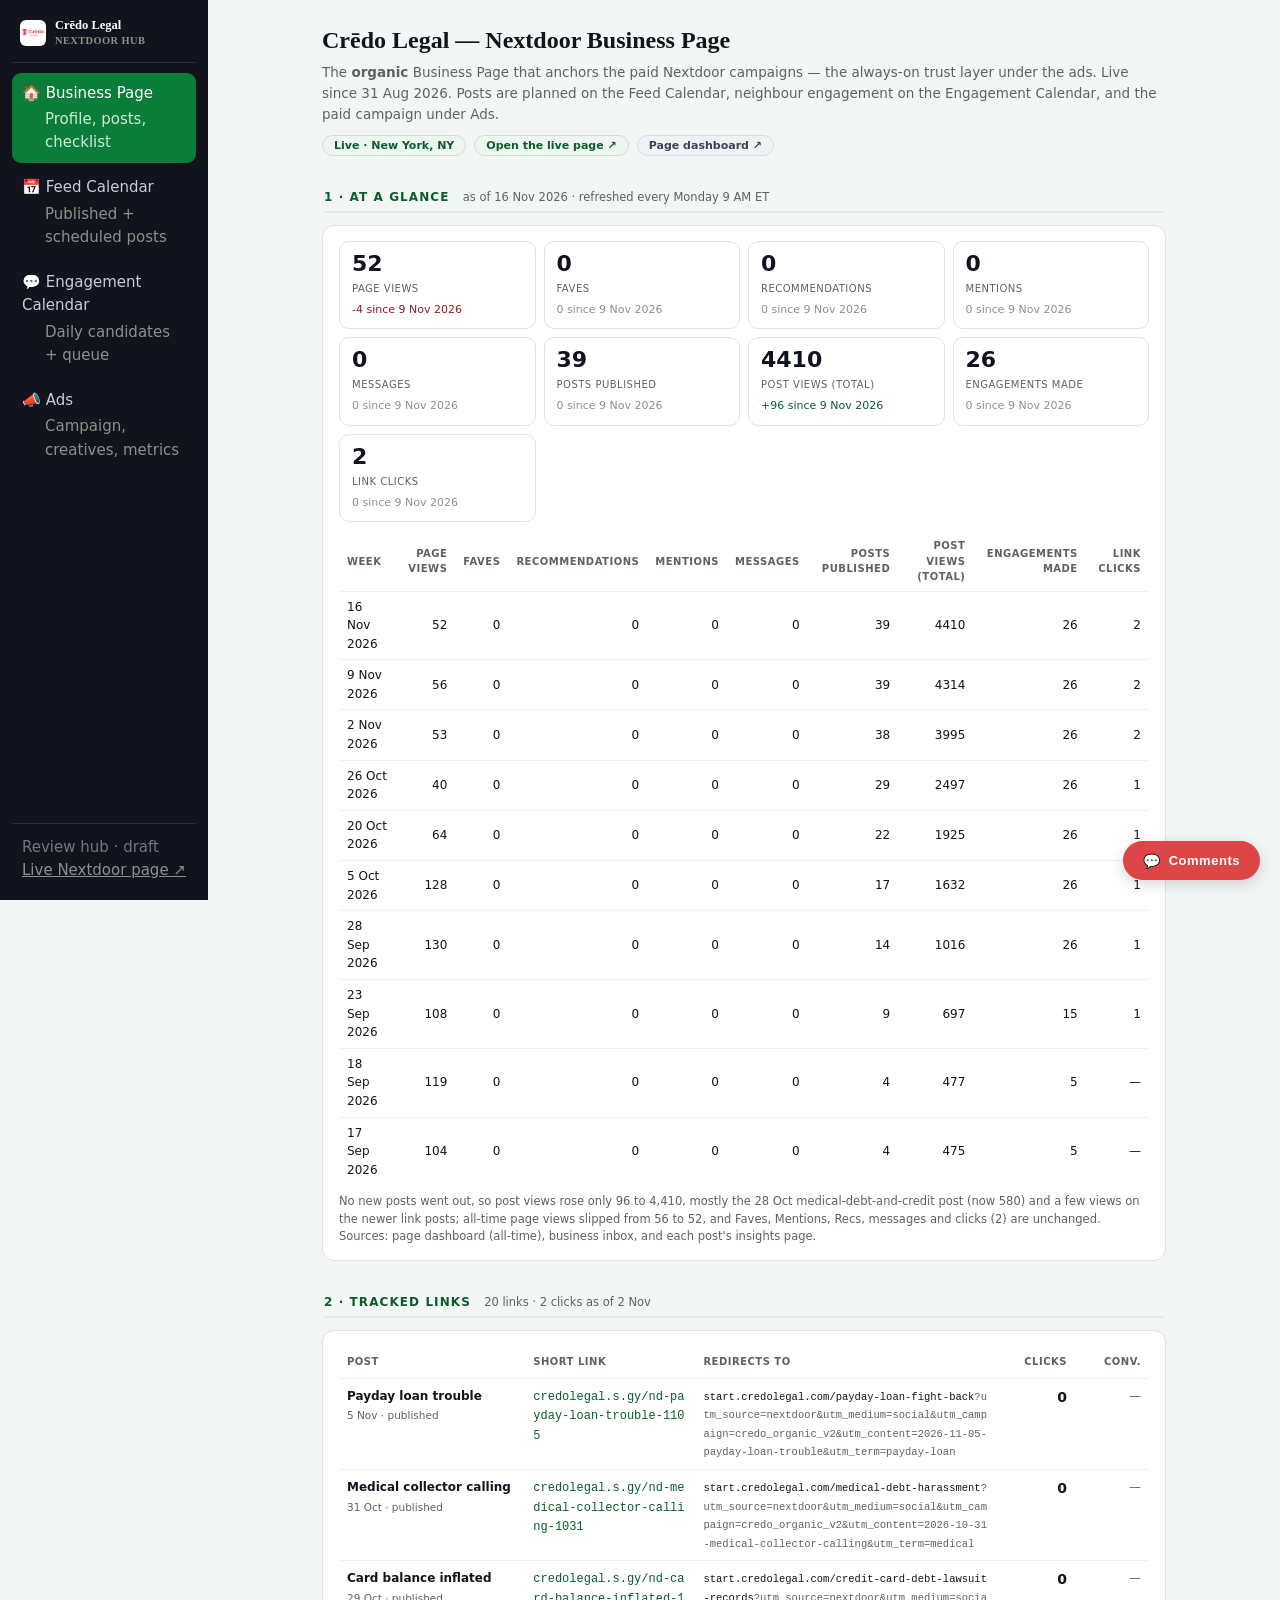
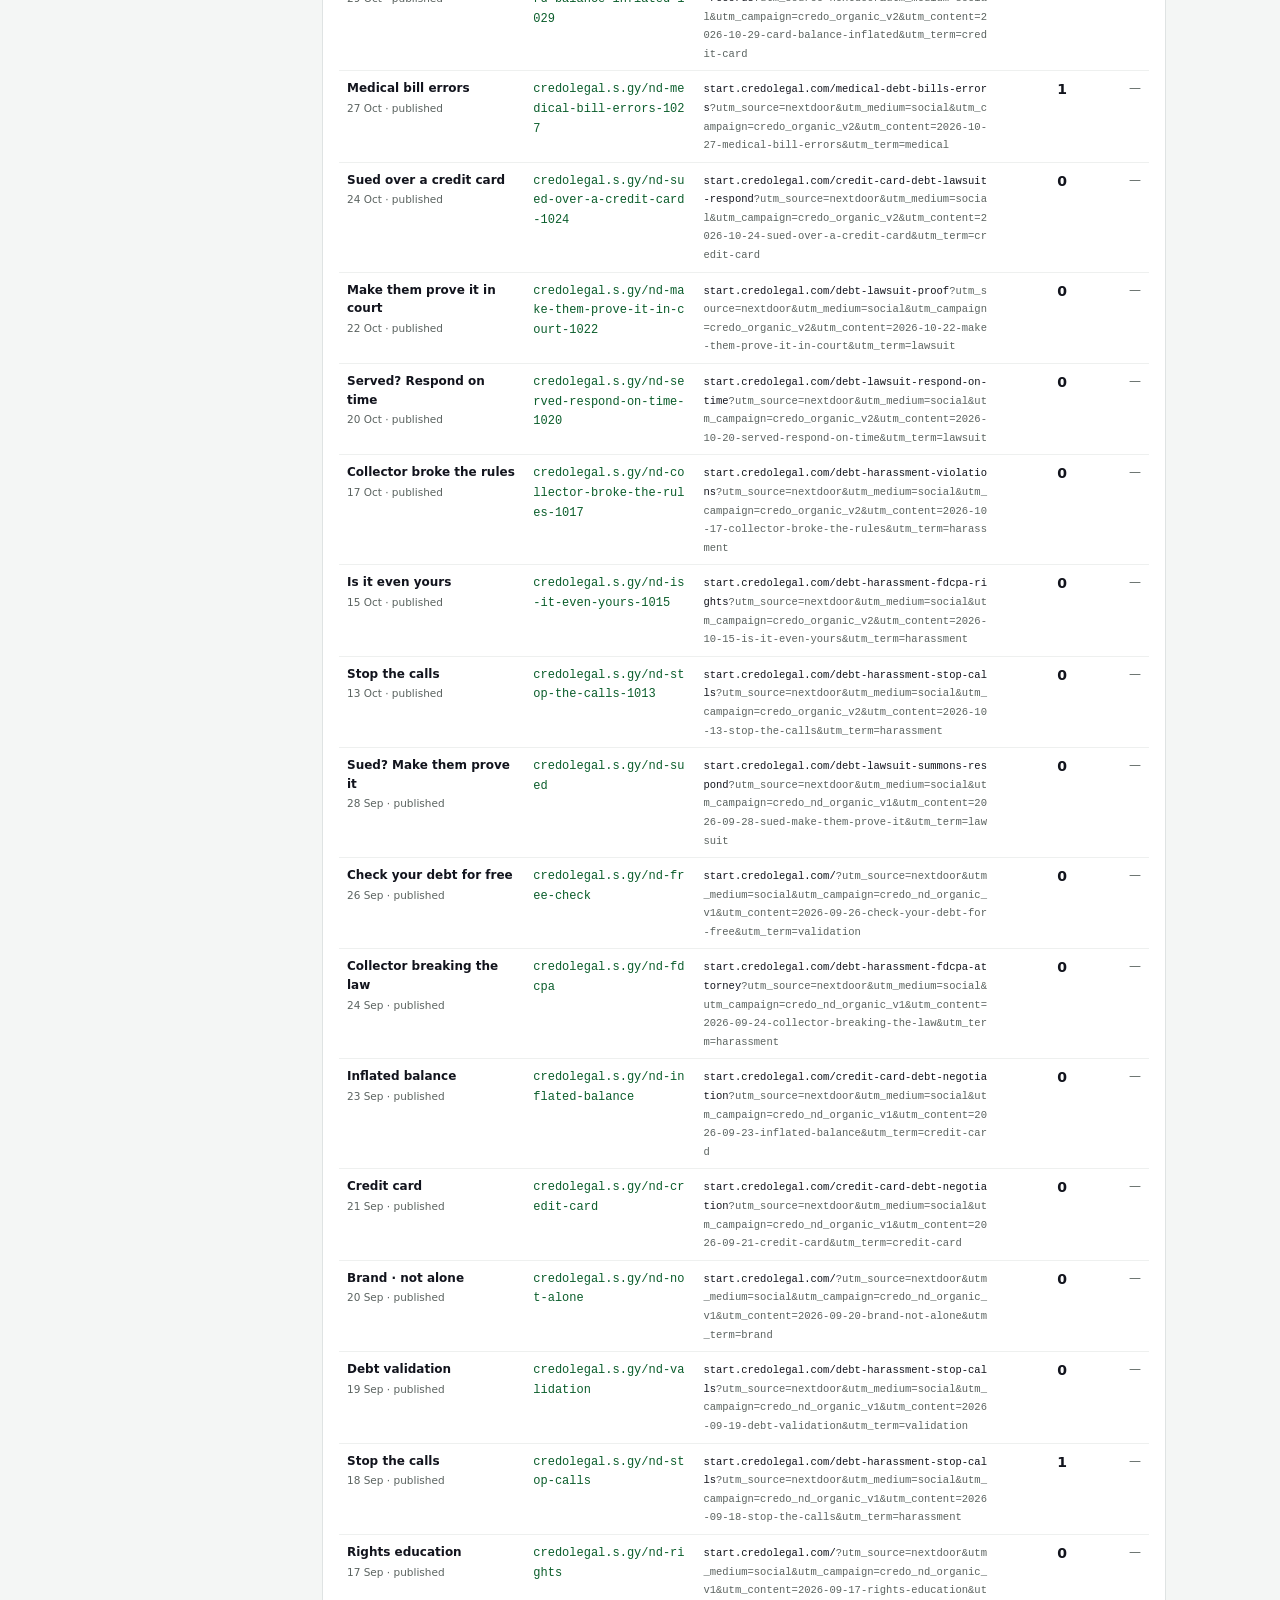
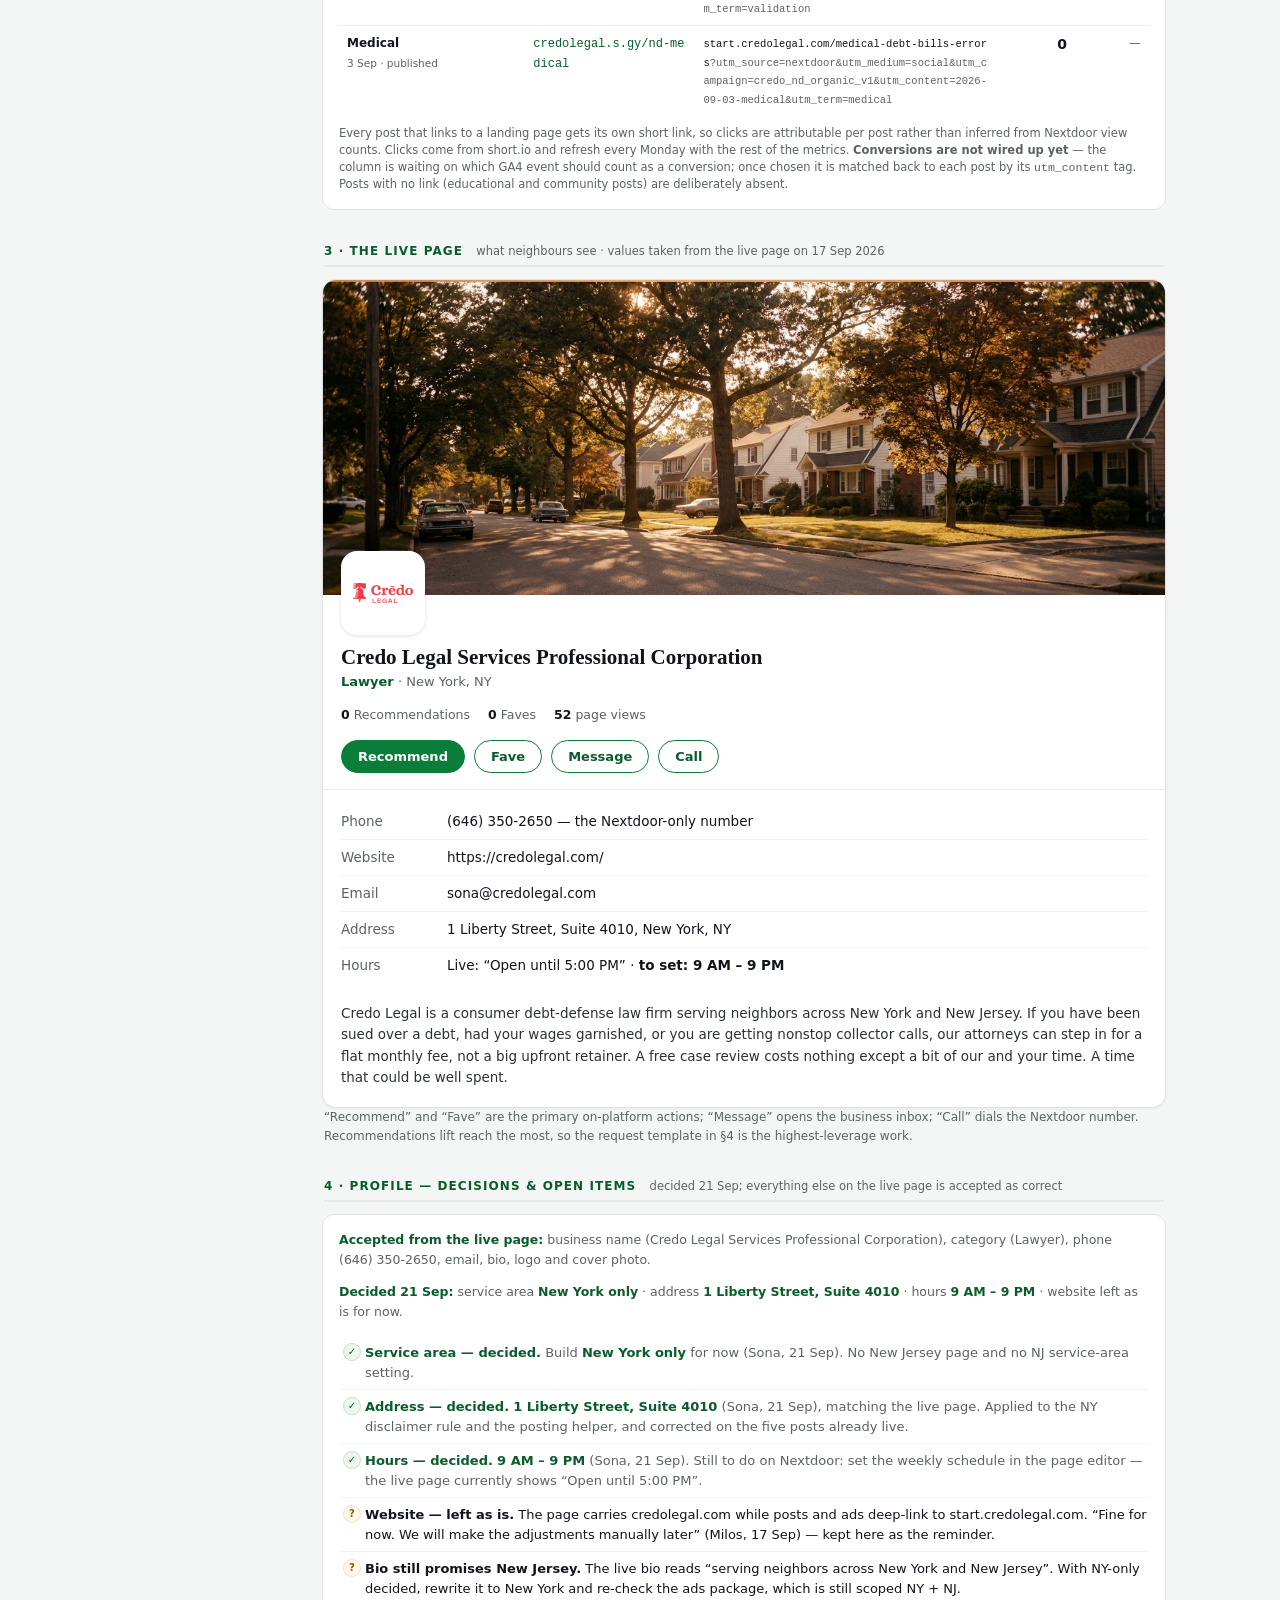
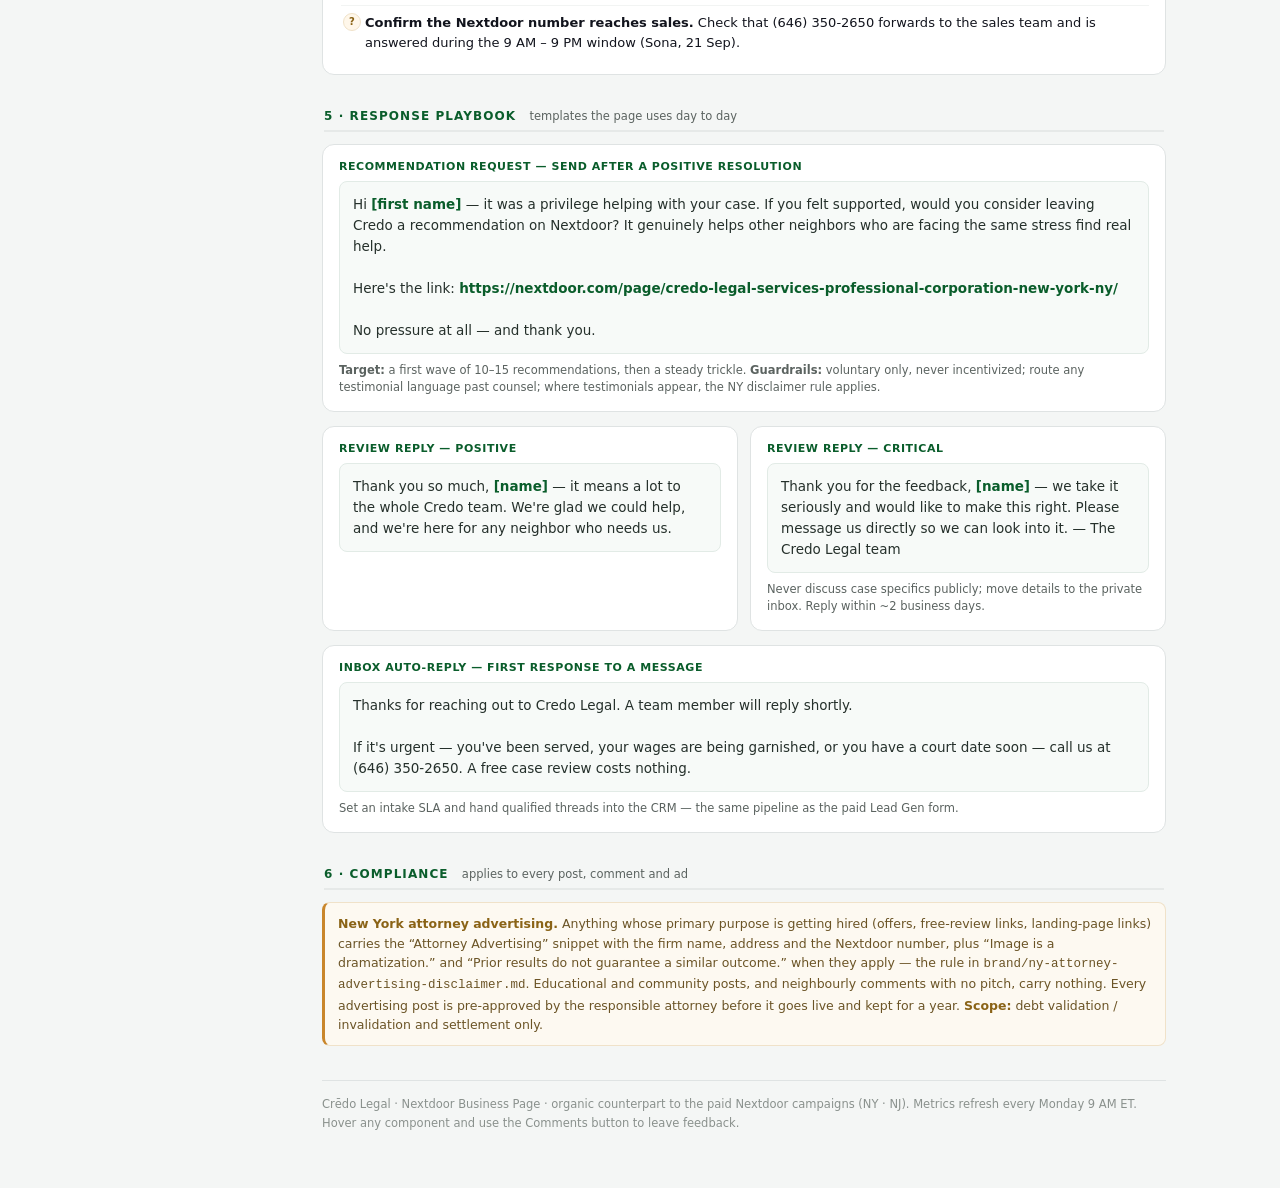
<file: index.html>
<!doctype html><html lang="en"><head><meta charset="utf-8">
<meta name="viewport" content="width=device-width,initial-scale=1">
<meta name="robots" content="noindex">
<title>Crēdo Legal — Nextdoor Business Page</title>
<style>
 :root{--green:#0a7d3a;--green2:#0a5d2b;--ink:#12141d;--sec:#5b6360;--line:#dfe3e3;--bg:#f4f6f5;--card:#fff;--soft:#eef6ef;--amber:#c9862b;--red:#8e1b22;
   --body:system-ui,-apple-system,"Segoe UI",Roboto,Arial,sans-serif;--disp:Georgia,"Times New Roman",serif;}
 *{box-sizing:border-box}
 body{margin:0;background:var(--bg);color:var(--ink);font:15px/1.55 var(--body)}
 .page{max-width:880px;margin:0 auto;padding:26px 18px 60px}
 header.hd h1{font:700 24px/1.2 var(--disp);margin:0}
 header.hd p{color:var(--sec);font-size:13.5px;margin:7px 0 0;line-height:1.55}
 .pills{display:flex;gap:8px;flex-wrap:wrap;margin-top:10px}
 .tag{display:inline-block;font:600 11px var(--body);background:var(--soft);color:var(--green2);border:1px solid #c7e2cd;border-radius:20px;padding:3px 11px;text-decoration:none}
 .tag.amber{background:#fff7ea;color:#8a6316;border-color:#f0e2c9}
 .tag.grey{background:#f1f2f6;color:#3b4256;border-color:#d9dce6}
 a.tag:hover{background:#e3f1e7}
 h2.sec{font:700 12px var(--body);text-transform:uppercase;letter-spacing:.09em;color:var(--green2);margin:34px 2px 12px;padding-bottom:7px;border-bottom:2px solid #e6e9e8}
 h2.sec span{color:var(--sec);font-weight:400;text-transform:none;letter-spacing:0;font-size:11.5px;margin-left:8px}
 .note{font-size:12px;color:var(--sec);line-height:1.55;margin:0 2px 14px}
 .flag{background:#fdf9f1;border:1px solid #f0e2c9;border-left:3px solid var(--amber);border-radius:8px;padding:11px 13px;font-size:12.5px;color:#6b5426;line-height:1.55;margin:0 0 16px}
 .flag b{color:#8a6316}
 /* metrics */
 .kpis{display:grid;grid-template-columns:repeat(4,minmax(0,1fr));gap:8px}
 @media(max-width:640px){.kpis{grid-template-columns:repeat(2,minmax(0,1fr))}}
 .kpi{background:#fff;border:1px solid var(--line);border-radius:10px;padding:10px 12px}
 .kpi b{display:block;font-size:22px;line-height:1.1}
 .kpi span{font-size:10px;text-transform:uppercase;letter-spacing:.05em;color:var(--sec)}
 .kpi .d{font-size:11px;color:var(--green2);margin-top:2px}
 .kpi .d.down{color:var(--red)}
 .kpi .d.flat{color:#8a918d}
 table.hist{width:100%;border-collapse:collapse;font-size:12px;margin-top:10px}
 table.hist th,table.hist td{padding:6px 8px;border-top:1px solid #eef0ef;text-align:right;font-variant-numeric:tabular-nums}
 table.hist th{font-size:10px;text-transform:uppercase;letter-spacing:.05em;color:var(--sec);border-top:0}
 table.hist th:first-child,table.hist td:first-child{text-align:left}
 table.links{width:100%;border-collapse:collapse;font-size:12px;table-layout:fixed}
 table.links th,table.links td{padding:8px;border-top:1px solid #eef0ef;text-align:left;vertical-align:top}
 table.links th{font-size:10px;text-transform:uppercase;letter-spacing:.05em;color:var(--sec);border-top:0}
 table.links th.num,table.links td.num{text-align:right;font-variant-numeric:tabular-nums;width:74px}
 table.links td.post{font-weight:600}
 table.links td.post small{display:block;font-weight:400;color:var(--sec);font-size:10.5px;margin-top:2px}
 table.links a.sl{font-family:ui-monospace,SFMono-Regular,Menlo,monospace;color:var(--green2);text-decoration:none;word-break:break-all}
 table.links a.sl:hover{text-decoration:underline}
 table.links .dest{font-family:ui-monospace,SFMono-Regular,Menlo,monospace;font-size:10.5px;line-height:1.45;word-break:break-all;color:var(--ink)}
 table.links .dest i{color:var(--sec);font-style:normal}
 table.links td.num b{font-size:14px}
 table.links .pend{color:var(--sec)}
 .lwrap{overflow-x:auto}
 /* profile mockup */
 .bp{background:var(--card);border:1px solid var(--line);border-radius:14px;overflow:hidden;box-shadow:0 1px 3px rgba(20,30,20,.06)}
 .bp-cover{aspect-ratio:16/6;background:#dfe6e2 center/cover no-repeat;position:relative}
 .bp-cover img{width:100%;height:100%;object-fit:cover;display:block}
 .bp-id{padding:2px 18px 0}
 .bp-av{width:84px;height:84px;border-radius:16px;background:#fff;border:3px solid #fff;box-shadow:0 1px 4px rgba(0,0,0,.12);display:grid;place-items:center;overflow:hidden;margin-top:-46px;position:relative;z-index:2}
 .bp-av img{width:78%;height:auto}
 .bp-idtx{margin-top:10px}
 .bp-idtx h3{font:700 21px var(--disp);margin:0}
 .bp-idtx .cat{color:var(--sec);font-size:13px;margin-top:2px}
 .bp-idtx .cat b{color:var(--green2)}
 .bp-stats{display:flex;gap:18px;padding:12px 18px 4px;font-size:12.5px;color:var(--sec)}
 .bp-stats b{color:var(--ink)}
 .bp-acts{display:flex;gap:9px;flex-wrap:wrap;padding:12px 18px 16px;border-bottom:1px solid #eef0ef}
 .bp-acts button{font:600 13px var(--body);border-radius:22px;padding:8px 16px;cursor:default;border:1px solid var(--green)}
 .bp-acts .primary{background:var(--green);color:#fff}
 .bp-acts .ghost{background:#fff;color:var(--green2)}
 .bp-info{padding:14px 18px}
 .bp-row{display:flex;gap:10px;padding:7px 0;font-size:13.5px;border-top:1px solid #f2f4f3}
 .bp-row:first-child{border-top:0}
 .bp-row .k{width:96px;flex:0 0 auto;color:var(--sec)}
 .bp-row .v{color:var(--ink)}
 .bp-bio{padding:6px 18px 18px;font-size:13.5px;line-height:1.6;color:#2b322f}
 /* cards + templates */
 .card{background:var(--card);border:1px solid var(--line);border-radius:12px;padding:15px 16px;margin-bottom:14px}
 .card .lbl{font:700 11px var(--body);text-transform:uppercase;letter-spacing:.05em;color:var(--green2);margin-bottom:8px}
 .tmpl{white-space:pre-wrap;background:#f7faf8;border:1px solid #e2ebe6;border-radius:8px;padding:12px 13px;font:13.5px/1.55 var(--body);color:#25302b;margin-top:4px}
 .tmpl .fill{color:var(--green2);font-weight:600}
 .mini{font-size:11.5px;color:var(--sec);margin-top:8px;line-height:1.5}
 ul.open{margin:0;padding-left:2px;list-style:none;font-size:13px}
 ul.open li{padding:7px 0 7px 24px;position:relative;line-height:1.5;border-top:1px solid #f2f4f3}
 ul.open li:first-child{border-top:0}
 ul.open li:before{content:"?";position:absolute;left:2px;top:7px;width:16px;height:16px;border-radius:50%;background:#fff7ea;border:1px solid #f0e2c9;color:#8a6316;font:700 10px/16px var(--body);text-align:center}
 ul.open li b{color:var(--ink)}
 ul.open li.done{color:var(--sec)}
 ul.open li.done:before{content:"\2713";background:var(--soft);border-color:#c7e2cd;color:var(--green2)}
 ul.open li.done b{color:var(--green2)}
 .ok{font-size:12.5px;color:var(--sec);line-height:1.6;margin:0 0 12px}
 .ok b{color:var(--green2)}
 .two{display:grid;grid-template-columns:1fr 1fr;gap:12px}
 @media(max-width:700px){.two{grid-template-columns:1fr}}
 a{color:var(--green2)}
 footer{margin-top:34px;padding-top:14px;border-top:1px solid var(--line);font-size:11.5px;color:#8a918d;line-height:1.6}
 html[data-review-mode="on"] body{padding-right:340px}
</style></head><body>
<script src="hub-nav.js" data-page="business"></script>
<div class="page">

<header class="hd">
  <h1 data-comment-target data-comment-id="bp-title">Crēdo Legal — Nextdoor Business Page</h1>
  <p data-comment-target data-comment-id="bp-intro">The <b>organic</b> Business Page that anchors the paid Nextdoor campaigns — the always-on trust layer under the ads. Live since 31 Aug 2026. Posts are planned on the Feed Calendar, neighbour engagement on the Engagement Calendar, and the paid campaign under Ads.</p>
  <div class="pills">
    <span class="tag">Live · New York, NY</span>
    <a class="tag" href="https://nextdoor.com/page/credo-legal-services-professional-corporation-new-york-ny/" target="_blank" rel="noopener">Open the live page ↗</a>
    <a class="tag grey" href="https://nextdoor.com/page-admin/dashboard/" target="_blank" rel="noopener">Page dashboard ↗</a>
  </div>
</header>

<h2 class="sec">1 · At a glance <span id="kpi-sub">…</span></h2>
<div class="card" data-comment-target data-comment-id="bp-metrics">
  <div class="kpis" id="kpis"></div>
  <div id="hist"></div>
  <div class="mini" id="kpi-note"></div>
</div>

<h2 class="sec">2 · Tracked links <span id="lnk-sub">…</span></h2>
<div class="card" data-comment-target data-comment-id="bp-links">
  <div class="lwrap" id="links"></div>
  <div class="mini" id="lnk-note"></div>
</div>

<h2 class="sec">3 · The live page <span>what neighbours see · values taken from the live page on 17 Sep 2026</span></h2>
<div class="bp" data-comment-target data-comment-id="bp-profile">
  <div class="bp-cover" data-comment-target data-comment-id="bp-cover"><img src="assets/cover.jpg" alt="cover"></div>
  <div class="bp-id">
    <div class="bp-av"><img src="assets/credo-mark.png" alt="Crēdo"></div>
    <div class="bp-idtx"><h3>Credo Legal Services Professional Corporation</h3><div class="cat"><b>Lawyer</b> · New York, NY</div></div>
  </div>
  <div class="bp-stats" data-comment-target data-comment-id="bp-stats"><span><b id="s-recs">0</b> Recommendations</span><span><b id="s-faves">0</b> Faves</span><span><b id="s-views">—</b> page views</span></div>
  <div class="bp-acts" data-comment-target data-comment-id="bp-actions">
    <button class="primary">Recommend</button><button class="ghost">Fave</button><button class="ghost">Message</button><button class="ghost">Call</button>
  </div>
  <div class="bp-info">
    <div class="bp-row" data-comment-target data-comment-id="bp-field-phone"><span class="k">Phone</span><span class="v">(646) 350-2650 — the Nextdoor-only number</span></div>
    <div class="bp-row" data-comment-target data-comment-id="bp-field-web"><span class="k">Website</span><span class="v">https://credolegal.com/</span></div>
    <div class="bp-row" data-comment-target data-comment-id="bp-field-email"><span class="k">Email</span><span class="v">sona@credolegal.com</span></div>
    <div class="bp-row" data-comment-target data-comment-id="bp-field-addr"><span class="k">Address</span><span class="v">1 Liberty Street, Suite 4010, New York, NY</span></div>
    <div class="bp-row" data-comment-target data-comment-id="bp-field-hours"><span class="k">Hours</span><span class="v">Live: “Open until 5:00 PM” · <b>to set: 9 AM – 9 PM</b></span></div>
  </div>
  <div class="bp-bio" data-comment-target data-comment-id="bp-bio">
    Credo Legal is a consumer debt-defense law firm serving neighbors across New York and New Jersey. If you have been sued over a debt, had your wages garnished, or you are getting nonstop collector calls, our attorneys can step in for a flat monthly fee, not a big upfront retainer. A free case review costs nothing except a bit of our and your time. A time that could be well spent.
  </div>
</div>
<p class="note">“Recommend” and “Fave” are the primary on-platform actions; “Message” opens the business inbox; “Call” dials the Nextdoor number. Recommendations lift reach the most, so the request template in §4 is the highest-leverage work.</p>

<h2 class="sec">4 · Profile — decisions &amp; open items <span>decided 21 Sep; everything else on the live page is accepted as correct</span></h2>
<div class="card" data-comment-target data-comment-id="bp-open">
  <p class="ok"><b>Accepted from the live page:</b> business name (Credo Legal Services Professional Corporation), category (Lawyer), phone (646) 350-2650, email, bio, logo and cover photo.</p>
  <p class="ok" style="margin-bottom:14px"><b>Decided 21 Sep:</b> service area <b>New York only</b> · address <b>1 Liberty Street, Suite 4010</b> · hours <b>9 AM – 9 PM</b> · website left as is for now.</p>
  <ul class="open">
    <li class="done" data-comment-target data-comment-id="bp-open-area"><b>Service area — decided.</b> Build <b>New York only</b> for now (Sona, 21 Sep). No New Jersey page and no NJ service-area setting.</li>
    <li class="done" data-comment-target data-comment-id="bp-open-address"><b>Address — decided.</b> <b>1 Liberty Street, Suite 4010</b> (Sona, 21 Sep), matching the live page. Applied to the NY disclaimer rule and the posting helper, and corrected on the five posts already live.</li>
    <li class="done" data-comment-target data-comment-id="bp-open-hours"><b>Hours — decided.</b> <b>9 AM – 9 PM</b> (Sona, 21 Sep). Still to do on Nextdoor: set the weekly schedule in the page editor — the live page currently shows “Open until 5:00 PM”.</li>
    <li data-comment-target data-comment-id="bp-open-website"><b>Website — left as is.</b> The page carries credolegal.com while posts and ads deep-link to start.credolegal.com. “Fine for now. We will make the adjustments manually later” (Milos, 17 Sep) — kept here as the reminder.</li>
    <li data-comment-target data-comment-id="bp-open-bio"><b>Bio still promises New Jersey.</b> The live bio reads “serving neighbors across New York and New Jersey”. With NY-only decided, rewrite it to New York and re-check the ads package, which is still scoped NY + NJ.</li>
    <li data-comment-target data-comment-id="bp-open-phone"><b>Confirm the Nextdoor number reaches sales.</b> Check that (646) 350-2650 forwards to the sales team and is answered during the 9 AM – 9 PM window (Sona, 21 Sep).</li>
  </ul>
</div>

<h2 class="sec">5 · Response playbook <span>templates the page uses day to day</span></h2>
<div class="card" data-comment-target data-comment-id="bp-rec-template">
  <div class="lbl">Recommendation request — send after a positive resolution</div>
  <div class="tmpl">Hi <span class="fill">[first name]</span> — it was a privilege helping with your case. If you felt supported, would you consider leaving Credo a recommendation on Nextdoor? It genuinely helps other neighbors who are facing the same stress find real help.

Here's the link: <span class="fill">https://nextdoor.com/page/credo-legal-services-professional-corporation-new-york-ny/</span>

No pressure at all — and thank you.</div>
  <div class="mini"><b>Target:</b> a first wave of 10–15 recommendations, then a steady trickle. <b>Guardrails:</b> voluntary only, never incentivized; route any testimonial language past counsel; where testimonials appear, the NY disclaimer rule applies.</div>
</div>
<div class="two">
  <div class="card" data-comment-target data-comment-id="bp-review-5star">
    <div class="lbl">Review reply — positive</div>
    <div class="tmpl">Thank you so much, <span class="fill">[name]</span> — it means a lot to the whole Credo team. We're glad we could help, and we're here for any neighbor who needs us.</div>
  </div>
  <div class="card" data-comment-target data-comment-id="bp-review-critical">
    <div class="lbl">Review reply — critical</div>
    <div class="tmpl">Thank you for the feedback, <span class="fill">[name]</span> — we take it seriously and would like to make this right. Please message us directly so we can look into it. — The Credo Legal team</div>
    <div class="mini">Never discuss case specifics publicly; move details to the private inbox. Reply within ~2 business days.</div>
  </div>
</div>
<div class="card" data-comment-target data-comment-id="bp-message-reply">
  <div class="lbl">Inbox auto-reply — first response to a message</div>
  <div class="tmpl">Thanks for reaching out to Credo Legal. A team member will reply shortly.

If it's urgent — you've been served, your wages are being garnished, or you have a court date soon — call us at (646) 350-2650. A free case review costs nothing.</div>
  <div class="mini">Set an intake SLA and hand qualified threads into the CRM — the same pipeline as the paid Lead Gen form.</div>
</div>

<h2 class="sec">6 · Compliance <span>applies to every post, comment and ad</span></h2>
<div class="flag" data-comment-target data-comment-id="bp-compliance">
  <b>New York attorney advertising.</b> Anything whose primary purpose is getting hired (offers, free-review links, landing-page links) carries the “Attorney Advertising” snippet with the firm name, address and the Nextdoor number, plus “Image is a dramatization.” and “Prior results do not guarantee a similar outcome.” when they apply — the rule in <code>brand/ny-attorney-advertising-disclaimer.md</code>. Educational and community posts, and neighbourly comments with no pitch, carry nothing. Every advertising post is pre-approved by the responsible attorney before it goes live and kept for a year. <b>Scope:</b> debt validation / invalidation and settlement only.
</div>

<footer data-comment-target data-comment-id="bp-footer">
  Crēdo Legal · Nextdoor Business Page · organic counterpart to the paid Nextdoor campaigns (NY · NJ). Metrics refresh every Monday 9 AM ET. Hover any component and use the Comments button to leave feedback.
</footer>
</div>

<script>document.write('<script src="page-metrics.js?v='+Date.now()+'"><\/script>');</script>
<script>document.write('<script src="calendar-posts.js?v='+Date.now()+'"><\/script>');</script>
<script>
(function(){
var P = window.CREDO_ND_PAGE, S = P.snapshots, cur = S[S.length-1], prev = S.length>1 ? S[S.length-2] : null;
var MON=['Jan','Feb','Mar','Apr','May','Jun','Jul','Aug','Sep','Oct','Nov','Dec'];
function fmt(d){ var p=d.split('-'); return +p[2]+' '+MON[+p[1]-1]+' '+p[0]; }
function delta(k){ if(!prev || prev[k]==null) return ''; var d=cur[k]-prev[k]; var cls=d>0?'':(d<0?' down':' flat'); return '<div class="d'+cls+'">'+(d>0?'+':'')+d+' since '+fmt(prev.asOf)+'</div>'; }
var KP=[['Page views','pageViews'],['Faves','faves'],['Recommendations','recs'],['Mentions','mentions'],['Messages','messages'],['Posts published','postsPublished'],['Post views (total)','postViews'],['Engagements made','engagements'],['Link clicks','ndClicks']];
document.getElementById('kpis').innerHTML = KP.map(function(k){ return '<div class="kpi"><b>'+(cur[k[1]]==null?'—':cur[k[1]])+'</b><span>'+k[0]+'</span>'+delta(k[1])+'</div>'; }).join('');
document.getElementById('kpi-sub').textContent = 'as of '+fmt(cur.asOf)+' · refreshed every Monday 9 AM ET';
document.getElementById('kpi-note').textContent = (cur.note||'') + ' Sources: page dashboard (all-time), business inbox, and each post\'s insights page.';
document.getElementById('s-recs').textContent = cur.recs; document.getElementById('s-faves').textContent = cur.faves; document.getElementById('s-views').textContent = cur.pageViews;
if (S.length>1) {
  document.getElementById('hist').innerHTML = '<table class="hist"><tr><th>Week</th>'+KP.map(function(k){return '<th>'+k[0]+'</th>';}).join('')+'</tr>'+
    S.slice().reverse().map(function(s){ return '<tr><td>'+fmt(s.asOf)+'</td>'+KP.map(function(k){return '<td>'+(s[k[1]]==null?'—':s[k[1]])+'</td>';}).join('')+'</tr>'; }).join('')+'</table>';
}
})();
</script>
<script>
/* Tracked links — one row per post carrying a short link, any channel.
 * Reads window.CREDO_ND_POSTS (calendar-posts.js); `short` is keyed by channel, so
 * adding LinkedIn or email later needs no change here beyond the CHANNELS list. */
(function(){
var POSTS = window.CREDO_ND_POSTS || [], CHANNELS = ['nextdoor'];
var MON=['Jan','Feb','Mar','Apr','May','Jun','Jul','Aug','Sep','Oct','Nov','Dec'];
function fmt(d){ var p=String(d).split('-'); return +p[2]+' '+MON[+p[1]-1]; }
function esc(t){ return String(t).replace(/[&<>"]/g,function(c){return {'&':'&amp;','<':'&lt;','>':'&gt;','"':'&quot;'}[c];}); }
/* split the destination so the UTM query reads as secondary to the page itself */
function dest(u){
  var i = u.indexOf('?');
  if (i < 0) return '<span class="dest">'+esc(u.replace(/^https:\/\//,''))+'</span>';
  return '<span class="dest">'+esc(u.slice(0,i).replace(/^https:\/\//,''))+'<i>'+esc(u.slice(i))+'</i></span>';
}
var rows = [];
POSTS.forEach(function(p){
  CHANNELS.forEach(function(ch){
    var s = p.short && p.short[ch];
    if (s) rows.push({p:p, ch:ch, s:s});
  });
});
rows.sort(function(a,b){ return a.p.date < b.p.date ? 1 : -1; });

var host = document.getElementById('links');
if (!rows.length) { host.innerHTML = '<div class="mini">No tracked links yet.</div>'; return; }

var measured = rows.filter(function(r){ return r.s.asOf; });
var clicks = measured.reduce(function(t,r){ return t + (r.s.clicks||0); }, 0);

host.innerHTML = '<table class="links">'+
  '<tr><th style="width:23%">Post</th><th style="width:21%">Short link</th><th>Redirects to</th>'+
  '<th class="num">Clicks</th><th class="num">Conv.</th></tr>'+
  rows.map(function(r){
    var s = r.s;
    return '<tr>'+
      '<td class="post">'+esc(r.p.cluster)+'<small>'+fmt(r.p.date)+' · '+r.p.status+'</small></td>'+
      '<td><a class="sl" href="'+s.url+'" target="_blank" rel="noopener">'+esc(s.url.replace(/^https:\/\//,''))+'</a></td>'+
      '<td>'+dest(s.dest || r.p.lp || '')+'</td>'+
      '<td class="num">'+(s.asOf ? '<b>'+(s.clicks||0)+'</b>' : '<span class="pend">—</span>')+'</td>'+
      '<td class="num">'+(s.conv==null ? '<span class="pend">—</span>' : '<b>'+s.conv+'</b>')+'</td>'+
    '</tr>';
  }).join('')+'</table>';

document.getElementById('lnk-sub').textContent = rows.length+' links · '+
  (measured.length ? clicks+' clicks as of '+fmt(measured[0].s.asOf) : 'no clicks measured yet');
document.getElementById('lnk-note').innerHTML =
  'Every post that links to a landing page gets its own short link, so clicks are attributable per post rather than inferred from Nextdoor view counts. '+
  'Clicks come from short.io and refresh every Monday with the rest of the metrics. '+
  '<b>Conversions are not wired up yet</b> — the column is waiting on which GA4 event should count as a conversion; '+
  'once chosen it is matched back to each post by its <code>utm_content</code> tag. '+
  'Posts with no link (educational and community posts) are deliberately absent.';
})();
</script>
<script src="review.config.js"></script>
<script src="review-bootstrap.js"></script>
</body></html>
</file>
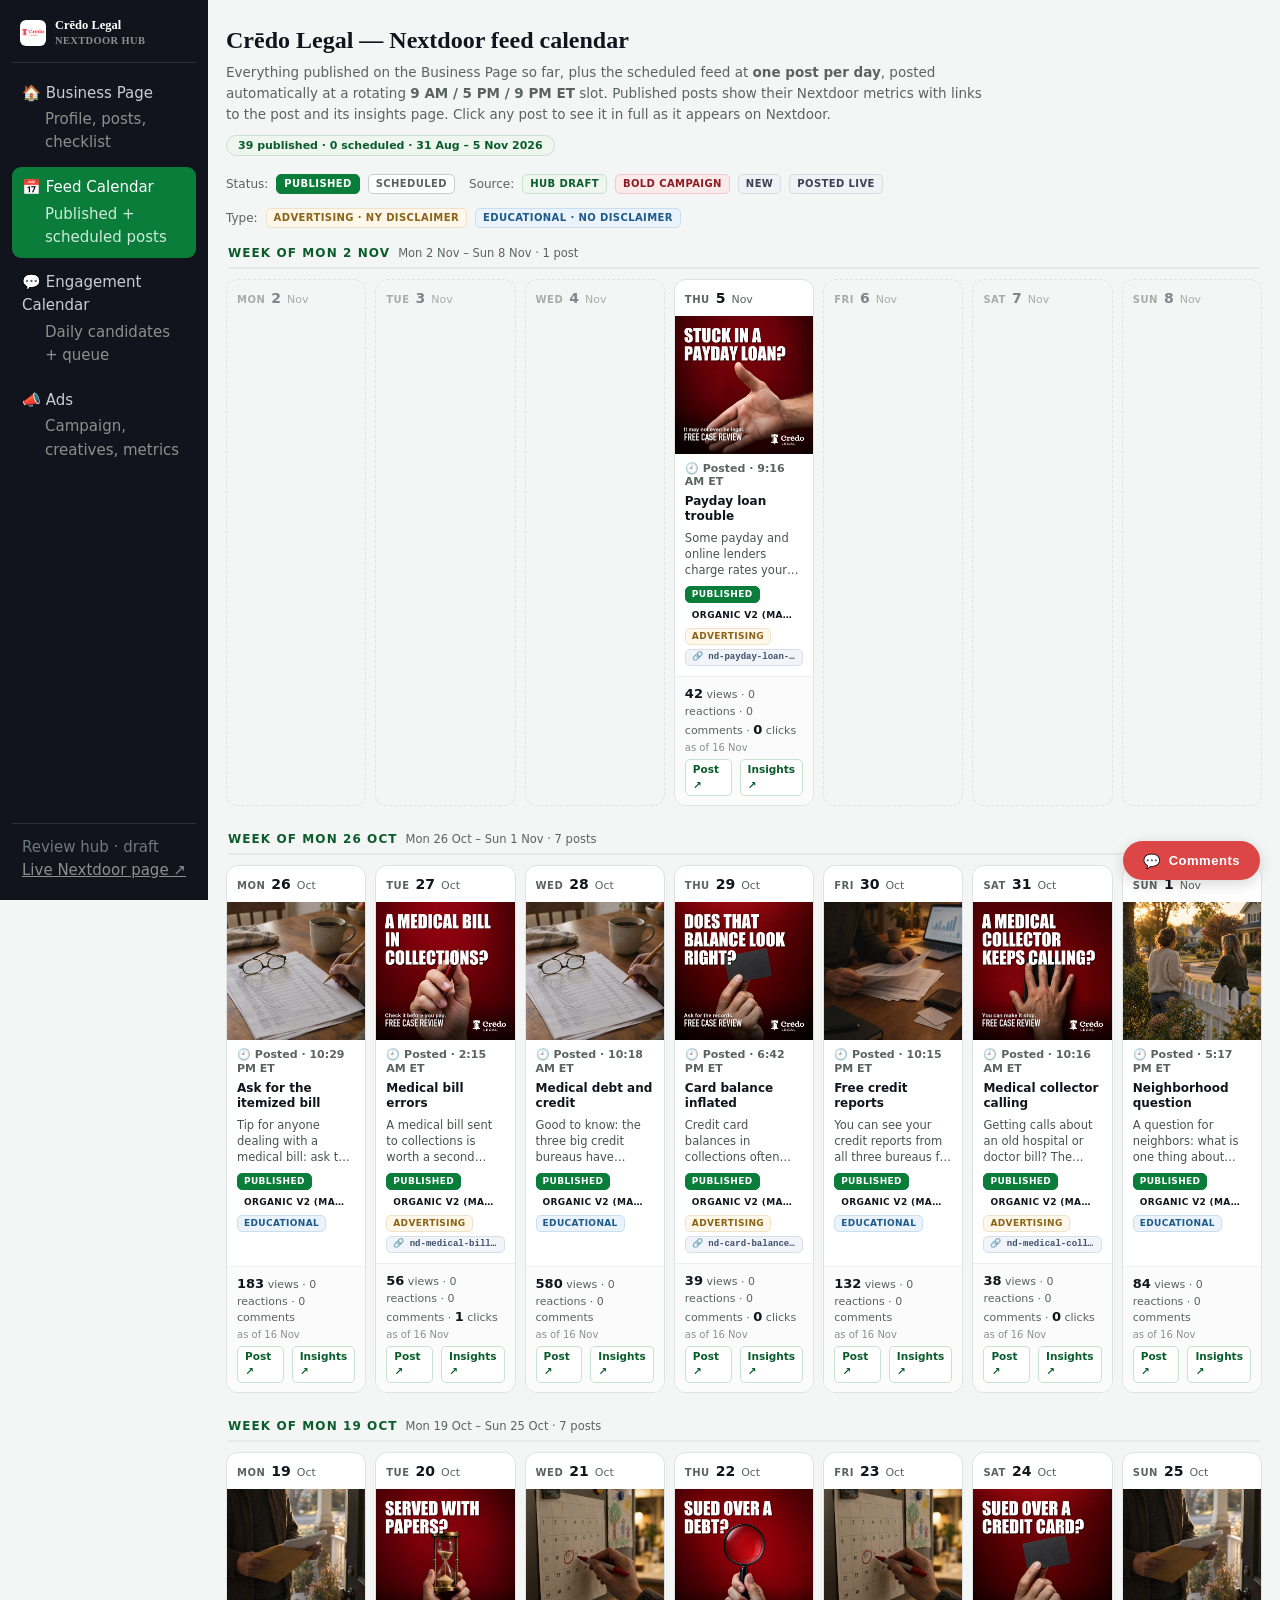
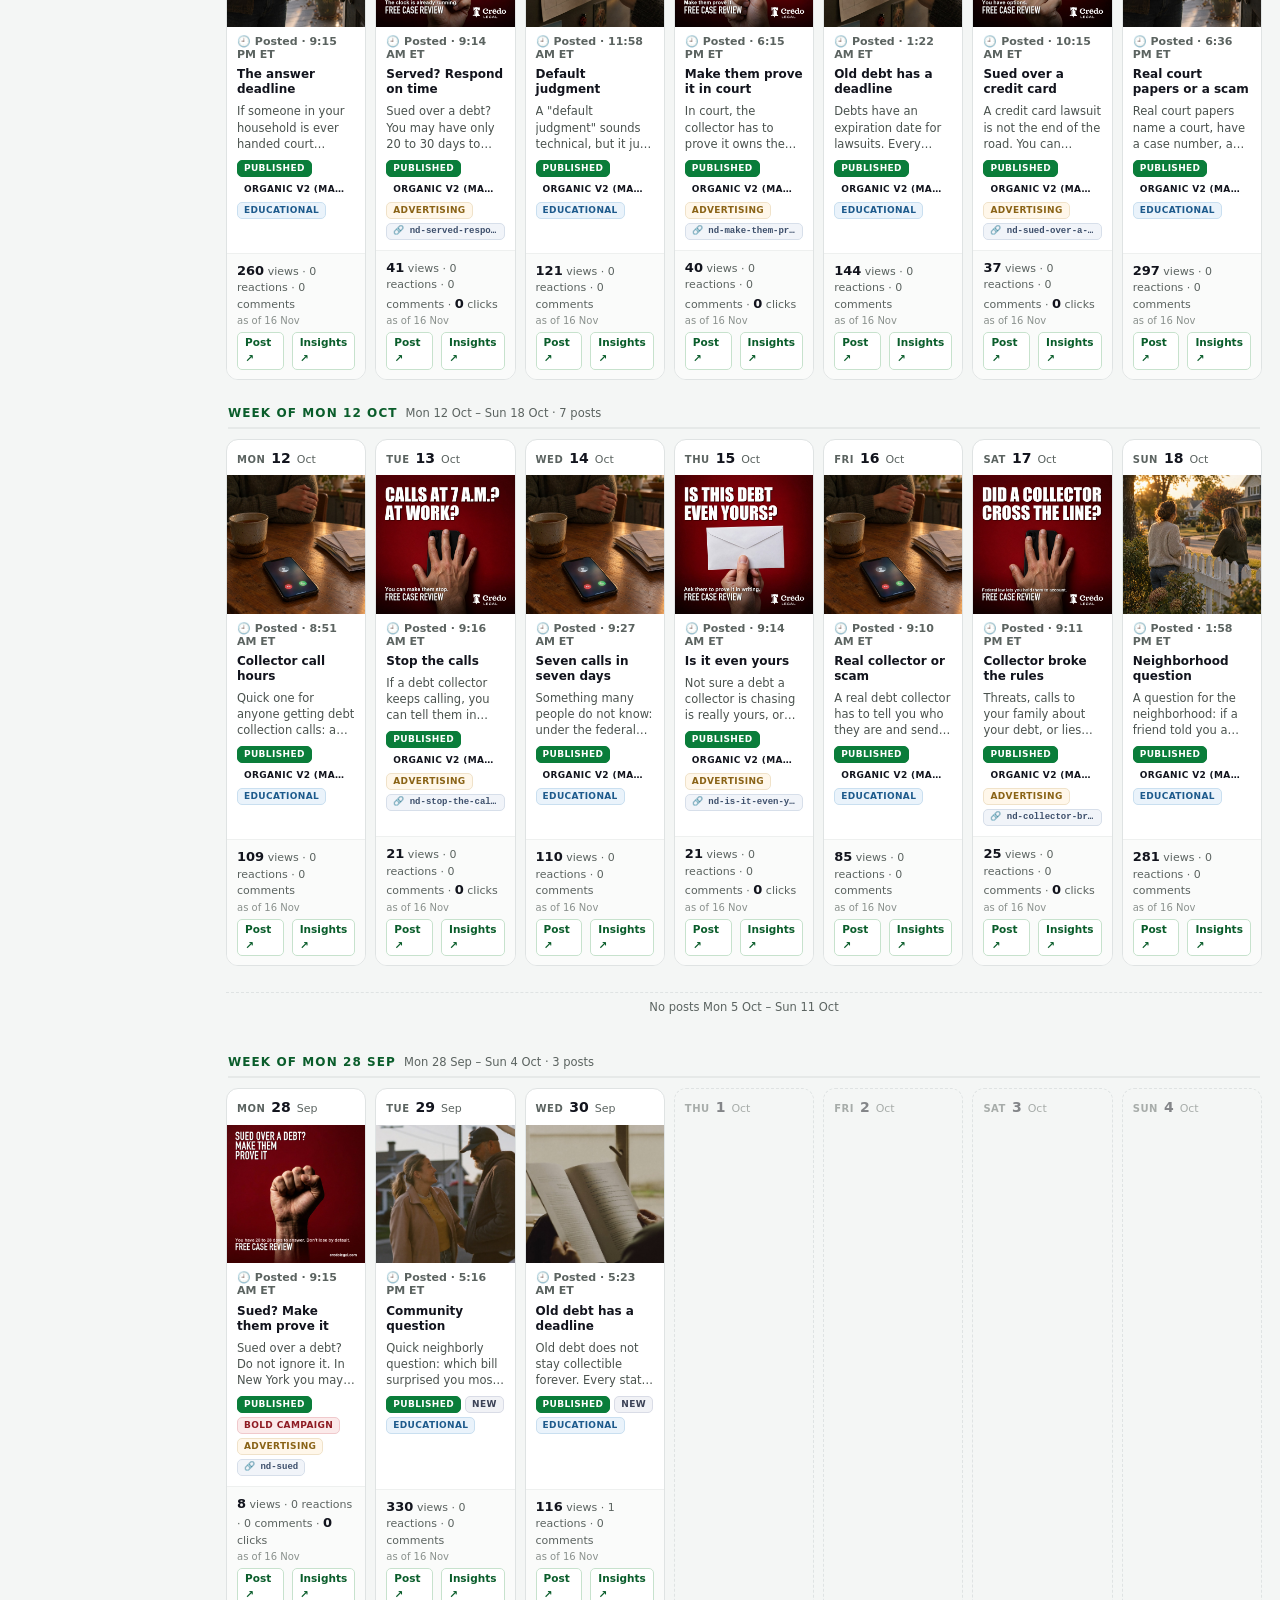
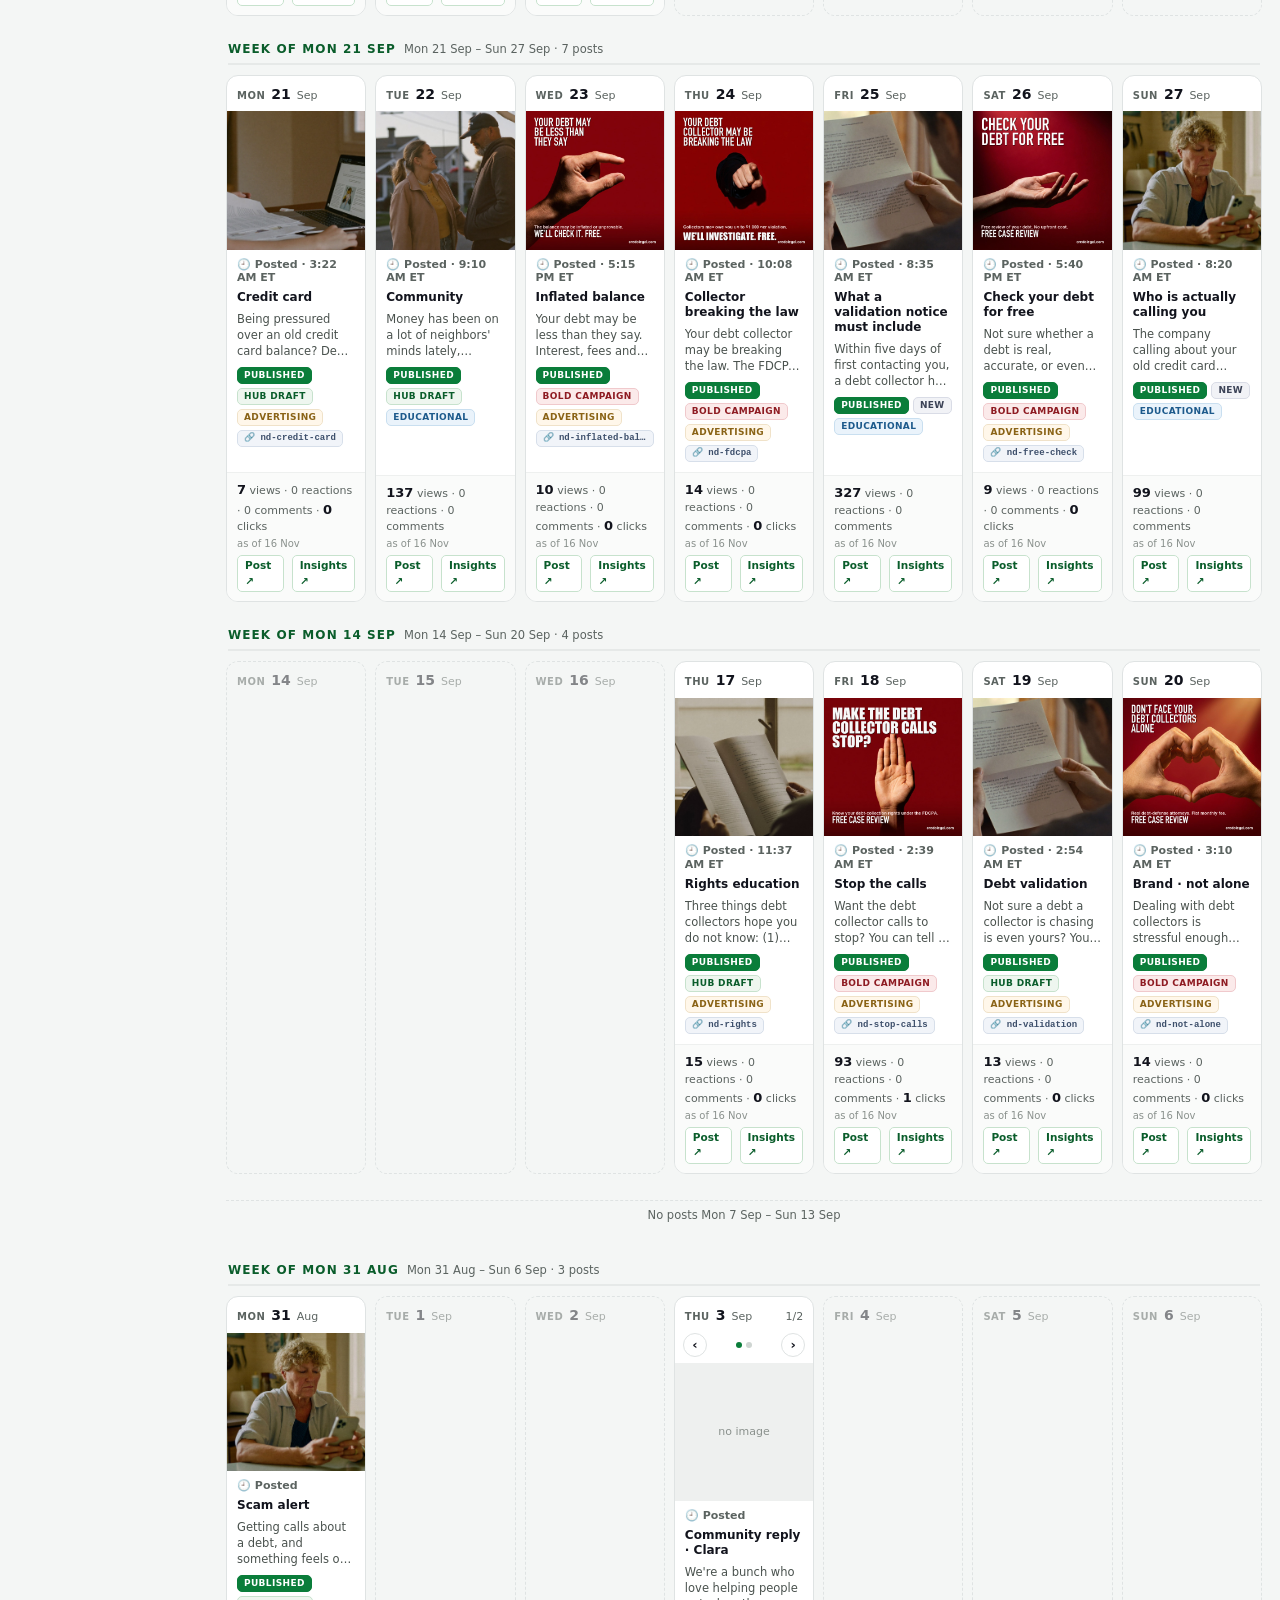
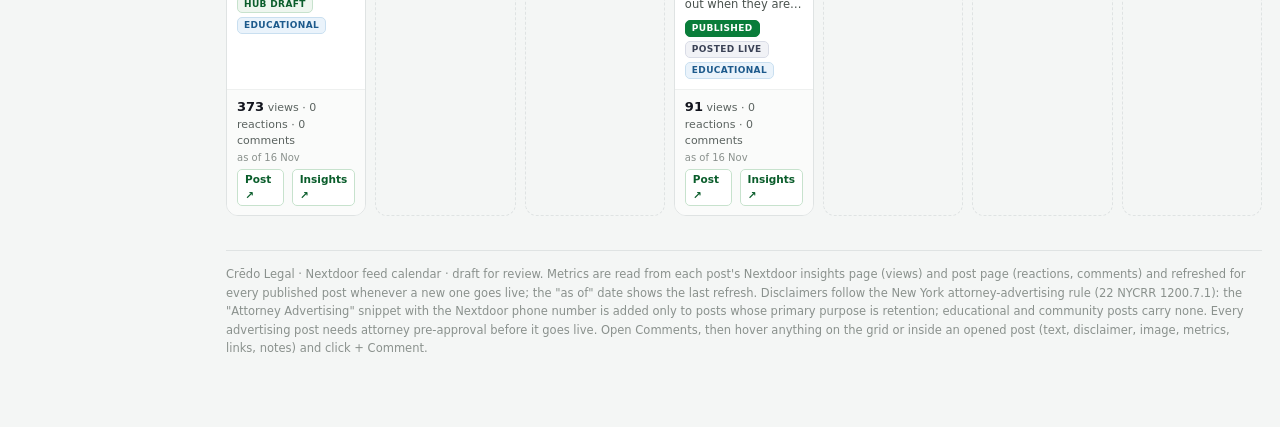
<file: calendar.html>
<!doctype html><html lang="en"><head><meta charset="utf-8">
<meta name="viewport" content="width=device-width,initial-scale=1">
<meta name="robots" content="noindex">
<title>Crēdo Legal — Nextdoor Feed Calendar</title>
<style>
 :root{--green:#0a7d3a;--green2:#0a5d2b;--ink:#12141d;--sec:#5b6360;--line:#dfe3e3;--bg:#f4f6f5;--card:#fff;--soft:#eef6ef;--amber:#c9862b;--red:#8e1b22;
   --body:system-ui,-apple-system,"Segoe UI",Roboto,Arial,sans-serif;--disp:Georgia,"Times New Roman",serif;}
 *{box-sizing:border-box}
 body{margin:0;background:var(--bg);color:var(--ink);font:15px/1.55 var(--body)}
 .page{max-width:1240px;margin:0 auto;padding:26px 18px 70px}
 header.hd{display:flex;gap:18px;align-items:flex-end;flex-wrap:wrap;margin-bottom:18px}
 header.hd h1{font:700 24px/1.2 var(--disp);margin:0}
 header.hd p{color:var(--sec);font-size:13.5px;margin:7px 0 0;line-height:1.55;max-width:760px}
 header.hd .tag{display:inline-block;font:600 11px var(--body);background:var(--soft);color:var(--green2);border:1px solid #c7e2cd;border-radius:20px;padding:3px 11px;margin-top:10px}
 .legend{display:flex;gap:14px;flex-wrap:wrap;align-items:center;font-size:12px;color:var(--sec);margin:0 0 18px}
 .legend .grp{display:flex;gap:8px;align-items:center;flex-wrap:wrap}
 .b{display:inline-block;font:600 10px/1 var(--body);letter-spacing:.04em;text-transform:uppercase;border-radius:5px;padding:4px 7px;border:1px solid transparent;white-space:nowrap}
 .b.src-hub{background:var(--soft);color:var(--green2);border-color:#c7e2cd}
 .b.src-bold{background:#fbeaea;color:var(--red);border-color:#f0c9cc}
 .b.src-new{background:#f1f2f6;color:#3b4256;border-color:#d9dce6}
 .b.src-live{background:#f1f2f6;color:#3b4256;border-color:#d9dce6}
 .b.t-ad{background:#fff7ea;color:#8a6316;border-color:#f0e2c9}
 .b.t-edu{background:#eaf3fb;color:#1d5a8c;border-color:#c9dff0}
 .b.st-published{background:var(--green);color:#fff;border-color:var(--green)}
 .b.st-scheduled{background:#fff;color:var(--sec);border-color:#c9cfcc}
 .b.lnk{background:#f1f4f9;color:#3d4f6b;border-color:#d7dfea;text-transform:none;letter-spacing:0;font-family:ui-monospace,SFMono-Regular,Menlo,monospace}
 .week{margin-bottom:26px}
 .week h2{font:700 12px var(--body);text-transform:uppercase;letter-spacing:.09em;color:var(--green2);margin:0 2px 10px;padding-bottom:7px;border-bottom:2px solid #e6e9e8}
 .week h2 span{color:var(--sec);font-weight:400;text-transform:none;letter-spacing:0;font-size:11.5px;margin-left:8px}
 .gap{font-size:11.5px;color:var(--sec);text-align:center;padding:6px 0 18px;border-top:1px dashed var(--line);margin:0 0 20px}
 .grid{display:grid;grid-template-columns:repeat(7,minmax(0,1fr));gap:9px}
 .cell{background:var(--card);border:1px solid var(--line);border-radius:12px;overflow:hidden;display:flex;flex-direction:column;min-width:0}
 .cell .day{display:flex;align-items:baseline;gap:6px;padding:8px 10px 6px;font-size:11px;color:var(--sec)}
 .cell .day b{font-size:14px;color:var(--ink);font-variant-numeric:tabular-nums}
 .cell .day .dow{text-transform:uppercase;letter-spacing:.05em;font-weight:700;font-size:10px}
 .cell.empty{background:transparent;border:1px dashed var(--line)}
 .cell.today{border:2px solid var(--green);box-shadow:0 0 0 3px rgba(10,125,58,.12)}
 .cell.today .day .tdy{margin-left:auto;font:700 9px/1 var(--body);letter-spacing:.06em;text-transform:uppercase;color:#fff;background:var(--green);border-radius:4px;padding:3px 5px}
 .cell.today .day .cnt{margin-left:6px!important}
 .cell.empty .day{opacity:.5}
 .item{display:flex;flex-direction:column;cursor:pointer;transition:background .15s;flex:1}
 /* carousel: several posts on one day share a cell, one visible at a time */
 .car{display:flex;flex-direction:column;flex:1;min-width:0}
 .car .item[hidden]{display:none}
 .car-nav{display:flex;align-items:center;justify-content:space-between;gap:6px;padding:0 8px 6px}
 .car-nav button{width:24px;height:24px;border-radius:50%;border:1px solid var(--line);background:#fff;color:var(--ink);font:600 13px/1 var(--body);cursor:pointer;display:grid;place-items:center;padding:0}
 .car-nav button:hover{background:var(--soft);border-color:#c7e2cd}
 .car-nav .dots{display:flex;gap:4px;align-items:center}
 .car-nav .dots i{width:6px;height:6px;border-radius:50%;background:#cfd5d2;display:block;cursor:pointer}
 .car-nav .dots i.on{background:var(--green)}
 .car-nav .cnt{font-size:10px;color:var(--sec);font-variant-numeric:tabular-nums}
 .item:hover{background:#fafcfa}
 .item .thumb{aspect-ratio:1/1;background:#eef0ef;overflow:hidden;display:grid;place-items:center;color:#8a918d;font-size:11px}
 .item .thumb img{width:100%;height:100%;object-fit:cover;display:block}
 .item .body{padding:8px 10px 10px;display:flex;flex-direction:column;gap:6px;flex:1}
 .item .cluster{font:700 12px/1.25 var(--body);color:var(--ink)}
 .item .when{font:600 11px/1.2 var(--body);color:var(--green2);display:flex;align-items:center;gap:4px}
 .item .when.pub{color:var(--sec)}
 .item .pv{font-size:11.5px;line-height:1.4;color:#4a524e;display:-webkit-box;-webkit-line-clamp:3;-webkit-box-orient:vertical;overflow:hidden}
 .item .badges{display:flex;gap:4px;flex-wrap:wrap;padding-top:2px}
 .item .badges .b{padding:3px 6px;font-size:9px;max-width:100%;overflow:hidden;text-overflow:ellipsis}
 .item .stats{margin-top:auto;border-top:1px solid #eef0ef;padding:7px 10px 9px;font-size:11px;line-height:1.5;color:var(--sec);background:#fafbfa}
 .item .stats b{color:var(--ink);font-size:13px}
 .item .stats .asof{font-size:10px;color:#8a918d}
 .item .links{display:flex;gap:8px;margin-top:4px}
 .item .links a{font-size:10.5px;font-weight:600;color:var(--green2);text-decoration:none;border:1px solid #c7e2cd;border-radius:5px;padding:2px 7px;background:#fff}
 .item .links a:hover{background:var(--soft)}
 @media(max-width:980px){.grid{grid-template-columns:repeat(4,minmax(0,1fr))}}
 @media(max-width:640px){.grid{grid-template-columns:repeat(2,minmax(0,1fr))}}
 /* ---- modal ---- */
 .overlay{position:fixed;inset:0;background:rgba(18,20,26,.55);display:none;align-items:flex-start;justify-content:center;z-index:9000;padding:28px 16px;overflow:auto}
 .overlay.on{display:flex}
 .modal{background:#fff;border-radius:14px;max-width:920px;width:100%;box-shadow:0 20px 60px rgba(0,0,0,.3);display:grid;grid-template-columns:minmax(0,1.15fr) minmax(0,.85fr);overflow:hidden}
 @media(max-width:760px){.modal{grid-template-columns:1fr}}
 .modal .mh{grid-column:1/-1;display:flex;align-items:center;gap:8px;flex-wrap:wrap;padding:12px 16px;border-bottom:1px solid var(--line);font-size:13px;color:var(--sec)}
 .modal .mh b{color:var(--ink);font-size:14px}
 .modal .mh .close{margin-left:auto;cursor:pointer;border:none;background:none;font-size:22px;color:var(--sec);line-height:1}
 .post{border-right:1px solid var(--line)}
 @media(max-width:760px){.post{border-right:0;border-bottom:1px solid var(--line)}}
 .post .ph{display:flex;align-items:center;gap:10px;padding:13px 16px 6px}
 .post .pav{width:38px;height:38px;border-radius:10px;background:#fff;border:1px solid #eef0ef;display:grid;place-items:center;overflow:hidden}
 .post .pav img{width:80%}
 .post .pw{line-height:1.25}.post .pw strong{font-size:13.5px}.post .pw small{color:var(--sec);font-size:11.5px;display:block}
 .post .pb{padding:4px 16px 12px;font-size:14px;line-height:1.55;white-space:pre-wrap}
 .post .pb a{color:var(--green2);font-weight:600;word-break:break-all}
 .post .pb .disc{display:block;margin-top:10px;font-size:11px;color:#8a918d}
 .post .pimg{display:block;width:100%;background:#eef0ef}
 .post .pf{display:flex;gap:16px;padding:9px 16px;border-top:1px solid #eef0ef;color:var(--sec);font-size:12.5px}
 .meta{padding:14px 16px 18px;font-size:12.5px;display:flex;flex-direction:column;gap:12px;background:#fafbfa}
 .meta .row{display:grid;grid-template-columns:86px 1fr;gap:8px;align-items:start}
 .meta .l{font:700 10px var(--body);text-transform:uppercase;letter-spacing:.06em;color:var(--sec);padding-top:3px}
 .meta .v{color:var(--ink);line-height:1.5;min-width:0;word-break:break-word}
 .meta .v a{color:var(--green2)}
 .meta .why{font-size:12px;color:var(--sec);line-height:1.5}
 .meta .note{background:#fdf9f1;border:1px solid #f0e2c9;border-left:3px solid var(--amber);border-radius:8px;padding:9px 11px;font-size:12px;color:#6b5426;line-height:1.5}
 .meta .kpi{display:grid;grid-template-columns:repeat(3,1fr);gap:8px}
 .meta .kpi div{background:#fff;border:1px solid var(--line);border-radius:8px;padding:8px 10px;text-align:center}
 .meta .kpi b{display:block;font-size:20px;line-height:1.1;color:var(--ink)}
 .meta .kpi span{font-size:10px;text-transform:uppercase;letter-spacing:.05em;color:var(--sec)}
 .meta .acts{display:flex;gap:8px;margin-top:auto;padding-top:6px;flex-wrap:wrap}
 .btn{font:600 12.5px var(--body);cursor:pointer;border:1px solid var(--line);background:#fff;border-radius:8px;padding:7px 12px;color:var(--ink);text-decoration:none}
 .btn:hover{background:var(--soft)}
 .btn.primary{background:var(--green);color:#fff;border-color:var(--green)}
 .btn.primary:hover{background:var(--green2)}
 footer{margin-top:34px;padding-top:14px;border-top:1px solid var(--line);font-size:11.5px;color:#8a918d;line-height:1.6}
 html[data-review-mode="on"] body{padding-right:340px}
 html[data-review-mode="on"] .overlay{top:46px;right:330px}
 html[data-review-mode="on"] .cell{overflow:visible}
</style></head><body>
<script src="hub-nav.js" data-page="feed"></script>
<div class="page">

<header class="hd">
  <div>
    <h1 data-comment-target data-comment-id="nd-cal-title">Crēdo Legal — Nextdoor feed calendar</h1>
    <p data-comment-target data-comment-id="nd-cal-intro">Everything published on the Business Page so far, plus the scheduled feed at <b>one post per day</b>, posted automatically at a rotating <b>9 AM / 5 PM / 9 PM ET</b> slot. Published posts show their Nextdoor metrics with links to the post and its insights page. Click any post to see it in full as it appears on Nextdoor.</p>
    <span class="tag" id="summary">…</span>
  </div>
</header>

<div class="legend" data-comment-target data-comment-id="nd-cal-legend">
  <span class="grp"><span>Status:</span><span class="b st-published">Published</span><span class="b st-scheduled">Scheduled</span></span>
  <span class="grp"><span>Source:</span><span class="b src-hub">Hub draft</span><span class="b src-bold">Bold campaign</span><span class="b src-new">New</span><span class="b src-live">Posted live</span></span>
  <span class="grp"><span>Type:</span><span class="b t-ad">Advertising · NY disclaimer</span><span class="b t-edu">Educational · no disclaimer</span></span>
</div>

<div id="cal"></div>

<footer data-comment-target data-comment-id="nd-cal-footer">
  Crēdo Legal · Nextdoor feed calendar · draft for review. Metrics are read from each post's Nextdoor insights page (views) and post page (reactions, comments) and refreshed for every published post whenever a new one goes live; the "as of" date shows the last refresh. Disclaimers follow the New York attorney-advertising rule (22 NYCRR 1200.7.1): the "Attorney Advertising" snippet with the Nextdoor phone number is added only to posts whose primary purpose is retention; educational and community posts carry none. Every advertising post needs attorney pre-approval before it goes live. Open Comments, then hover anything on the grid or inside an opened post (text, disclaimer, image, metrics, links, notes) and click + Comment.
</footer>

</div>

<div class="overlay" id="ov" role="dialog" aria-modal="true">
  <div class="modal" id="modal"></div>
</div>

<!-- Load the data uncached: the browser otherwise keeps serving an old calendar-posts.js after dates or metrics change. -->
<script>document.write('<script src="calendar-posts.js?v='+Date.now()+'"><\/script>');</script>
<script>
(function(){ /* scoped: review-mode.js declares globals (modal, esc, render, …) that would clobber these */
/* Standing disclaimer pieces (brand/ny-attorney-advertising-disclaimer.md; Nextdoor phone) */
var BASE = 'Attorney Advertising. Credo Legal Services, P.C., 1 Liberty Plaza, Suite 401, New York, NY 10006. (646) 350-2650.';
var DRAM = 'Image is a dramatization.';
var PRIOR = 'Prior results do not guarantee a similar outcome.';

var POSTS = window.CREDO_ND_POSTS;
var SRC = {hub:'Hub draft', bold:'Bold campaign', 'new':'New', live:'Posted live', v2:'Organic v2 (Marketing Hub)'};
var DOW = ['Mon','Tue','Wed','Thu','Fri','Sat','Sun'];
var MON = ['Jan','Feb','Mar','Apr','May','Jun','Jul','Aug','Sep','Oct','Nov','Dec'];

function d(s){var p=s.split('-');return new Date(Date.UTC(+p[0],+p[1]-1,+p[2]));}
function iso(dt){return dt.toISOString().slice(0,10);}
function fmt(dt){return DOW[(dt.getUTCDay()+6)%7]+' '+dt.getUTCDate()+' '+MON[dt.getUTCMonth()];}
function fmtShort(s){var dt=d(s);return dt.getUTCDate()+' '+MON[dt.getUTCMonth()];}
function disclaimer(p){ if(p.type!=='ad') return ''; var s=BASE; if(p.disc.indexOf('dram')>-1) s+=' '+DRAM; if(p.disc.indexOf('prior')>-1) s+=' '+PRIOR; return s; }
function esc(s){return String(s).replace(/[&<>"]/g,function(c){return {'&':'&amp;','<':'&lt;','>':'&gt;','"':'&quot;'}[c];});}
function linkify(s){return esc(s).replace(/((?:start\.credolegal\.com|credolegal\.s\.gy)[\w\/-]*)/g,'<a href="https://$1" target="_blank" rel="noopener">$1</a>');}
/* 'HH:MM' (24h, ET) → '5:00 PM ET' */
function fmtTime(t){ if(!t) return ''; var h=+t.slice(0,2), m=t.slice(3,5); return ((h%12)||12)+':'+m+' '+(h<12?'AM':'PM')+' ET'; }
function whenLabel(p){
  if (p.status==='scheduled') return p.time ? fmtTime(p.time) : 'Time TBD';
  if (p.postedAt) { var et = new Date(p.postedAt).toLocaleTimeString('en-US',{timeZone:'America/New_York',hour:'numeric',minute:'2-digit'}); return 'Posted · '+et+' ET'; }
  return 'Posted';
}
function slug(s){return s.toLowerCase().replace(/[^a-z0-9]+/g,'-').replace(/^-|-$/g,'');}

var byDate = {}; POSTS.forEach(function(p){(byDate[p.date]=byDate[p.date]||[]).push(p);});
var dates = Object.keys(byDate).sort();
var first = d(dates[0]), last = d(dates[dates.length-1]);
var start = new Date(first); start.setUTCDate(start.getUTCDate()-((start.getUTCDay()+6)%7));

var n = new Date(), TODAY = n.getFullYear()+'-'+String(n.getMonth()+1).padStart(2,'0')+'-'+String(n.getDate()).padStart(2,'0');
var nPub = POSTS.filter(function(p){return p.status==='published';}).length;
document.getElementById('summary').textContent = nPub+' published · '+(POSTS.length-nPub)+' scheduled · '+fmtShort(dates[0])+' – '+fmtShort(dates[dates.length-1])+' 2026';

/* ---- Review-widget anchors ----
 * Every element carries a stable data-comment-id built from the post key (date + topic
 * slug), so comments survive reordering and re-renders:
 *   grid item      nd-cal-<key>            + -image | -topic | -text | -badges | -metrics | -links
 *   post modal     nd-post-<key>-<part>    header | author | text | disclaimer | image | metrics |
 *                                          asof | url | insights | topic | source | imgnote | lp |
 *                                          length | why | note | actions
 * The modal is rendered on demand, so after opening it we call window.__rwRefresh (widget
 * re-applies outlines/dots) and window.__rwReveal opens the right post or carousel slide
 * when a comment is clicked in the sidebar. */
function keyOf(p){ return p.date+'-'+slug(p.cluster); }
/* Tracked short link for one channel. p.short is keyed by channel ('nextdoor', later
 * 'linkedin', 'facebook', ...), so other networks reuse this shape with no schema change. */
function shortOf(p, ch){ return (p.short && p.short[ch || 'nextdoor']) || null; }
function A(id){ return ' data-comment-target data-comment-id="'+id+'"'; }
var BY_KEY = {}; POSTS.forEach(function(p){ BY_KEY[keyOf(p)] = p; });

function itemHtml(p){
  var m = p.metrics, sh = shortOf(p), k = 'nd-cal-'+keyOf(p);
  return '<div class="item"'+A(k)+' data-key="'+keyOf(p)+'">'+
    '<div class="thumb"'+A(k+'-image')+'>'+(p.img?'<img src="'+p.img+'" alt="" loading="lazy">':'no image')+'</div>'+
    '<div class="body"><div class="when'+(p.status==='published'?' pub':'')+'"'+A(k+'-time')+'>🕘 '+esc(whenLabel(p))+'</div><div class="cluster"'+A(k+'-topic')+'>'+esc(p.cluster)+'</div><div class="pv"'+A(k+'-text')+'>'+esc(p.text)+'</div>'+
    '<div class="badges"'+A(k+'-badges')+'><span class="b st-'+p.status+'">'+p.status+'</span><span class="b src-'+p.src+'">'+SRC[p.src]+'</span><span class="b t-'+p.type+'">'+(p.type==='ad'?'Advertising':'Educational')+'</span>'+
    (sh?'<span class="b lnk"'+A(k+'-short')+'>🔗 '+esc(sh.url.replace(/^https:\/\/[^/]+\//,''))+'</span>':'')+'</div></div>'+
    (m ? '<div class="stats"><div'+A(k+'-metrics')+'><b>'+m.views+'</b> views · '+m.reactions+' reactions · '+m.comments+' comments'+(sh&&sh.asOf?' · <b>'+sh.clicks+'</b> clicks':'')+'<div class="asof">as of '+fmtShort(m.asOf)+'</div></div>'+
         '<div class="links"'+A(k+'-links')+'><a href="'+p.url+'" target="_blank" rel="noopener" onclick="event.stopPropagation()">Post ↗</a><a href="'+p.insights+'" target="_blank" rel="noopener" onclick="event.stopPropagation()">Insights ↗</a></div></div>' : '')+
  '</div>';
}

function setupCarousel(cell, items){
  var idx = 0, dots = cell.querySelectorAll('.car-nav .dots i'), cnt = cell.querySelector('.day .cnt');
  function show(n){
    idx = (n + items.length) % items.length;
    for (var k=0;k<items.length;k++){ items[k].hidden = k!==idx; dots[k].classList.toggle('on', k===idx); }
    cnt.textContent = (idx+1)+'/'+items.length;
  }
  cell.querySelector('.prev').addEventListener('click', function(e){ e.stopPropagation(); show(idx-1); });
  cell.querySelector('.next').addEventListener('click', function(e){ e.stopPropagation(); show(idx+1); });
  for (var k=0;k<dots.length;k++) dots[k].addEventListener('click', (function(n){return function(e){ e.stopPropagation(); show(n); };})(k));
  cell.__show = function(key){ for (var k=0;k<items.length;k++) if (items[k].getAttribute('data-key')===key) show(k); };
  show(0);
}

/* Build chronologically (so gaps are detected), then render latest week first. */
var blocks = [], cur = new Date(start), gapFrom = null;
while (cur <= last) {
  var wkEnd = new Date(cur); wkEnd.setUTCDate(wkEnd.getUTCDate()+6);
  var cnt = 0; for (var i=0;i<7;i++){var t=new Date(cur); t.setUTCDate(t.getUTCDate()+i); cnt += (byDate[iso(t)]||[]).length;}
  if (!cnt) { if (gapFrom===null) gapFrom = new Date(cur); cur.setUTCDate(cur.getUTCDate()+7); continue; }
  if (gapFrom) { var gEnd=new Date(cur); gEnd.setUTCDate(gEnd.getUTCDate()-1); var g=document.createElement('div'); g.className='gap'; g.textContent='No posts '+fmt(gapFrom)+' – '+fmt(gEnd); blocks.push(g); gapFrom=null; }
  var week = document.createElement('div'); week.className='week';
  week.innerHTML = '<h2'+A('nd-cal-week-'+iso(cur))+'>Week of '+fmt(cur)+'<span>'+fmt(cur)+' – '+fmt(wkEnd)+' · '+cnt+' post'+(cnt===1?'':'s')+'</span></h2>';
  var grid = document.createElement('div'); grid.className='grid';
  for (var i=0;i<7;i++){
    var day = new Date(cur); day.setUTCDate(day.getUTCDate()+i);
    var key = iso(day), list = byDate[key]||[];
    var cell = document.createElement('div');
    var isToday = key === TODAY;
    cell.className = 'cell'+(list.length?'':' empty')+(isToday?' today':'');
    var multi = list.length > 1;
    cell.innerHTML = '<div class="day"><span class="dow">'+DOW[i]+'</span><b>'+day.getUTCDate()+'</b><span>'+MON[day.getUTCMonth()]+'</span>'+(isToday?'<span class="tdy">Today</span>':'')+
      (multi?'<span class="cnt" style="margin-left:auto;font-variant-numeric:tabular-nums"></span>':'')+'</div>'+
      (multi ? '<div class="car-nav" data-review-skip><button type="button" class="prev" aria-label="Previous post">‹</button>'+
               '<span class="dots">'+list.map(function(_,k){return '<i data-k="'+k+'"></i>';}).join('')+'</span>'+
               '<button type="button" class="next" aria-label="Next post">›</button></div>' : '')+
      '<div class="car">'+list.map(itemHtml).join('')+'</div>';
    var items = cell.querySelectorAll('.item');
    list.forEach(function(p,ix){ items[ix].addEventListener('click', function(){ open(p); }); });
    if (multi) setupCarousel(cell, items);
    grid.appendChild(cell);
  }
  week.appendChild(grid); blocks.push(week);
  cur.setUTCDate(cur.getUTCDate()+7);
}
var cal = document.getElementById('cal');
blocks.reverse().forEach(function(b){ cal.appendChild(b); });
/* open on today's week so the current post is in view */
var todayCell = cal.querySelector('.cell.today');
if (todayCell && !location.hash) setTimeout(function(){ todayCell.closest('.week').scrollIntoView({block:'start'}); }, 0);

var ov = document.getElementById('ov'), modal = document.getElementById('modal');
function open(p){
  var dsc = disclaimer(p), full = p.text + (dsc ? '\n\n'+dsc : '');
  var isSquare = /1x1/.test(p.img), m = p.metrics, sh = shortOf(p), k = 'nd-post-'+keyOf(p);
  function row(part, label, val, cls){ return '<div class="row"'+A(k+'-'+part)+'><span class="l">'+label+'</span><span class="v'+(cls?' '+cls:'')+'">'+val+'</span></div>'; }
  modal.innerHTML =
    '<div class="mh"'+A(k+'-header')+'><b>'+fmt(d(p.date))+' '+d(p.date).getUTCFullYear()+'</b><span class="b st-'+p.status+'">'+p.status+'</span><span class="b src-'+p.src+'">'+SRC[p.src]+'</span><span class="b t-'+p.type+'">'+(p.type==='ad'?'Advertising · NY disclaimer':'Educational · no disclaimer')+'</span><button class="close" aria-label="Close" data-review-skip>×</button></div>'+
    '<div class="post">'+
      '<div class="ph"'+A(k+'-author')+'><span class="pav"><img src="assets/credo-mark.png" alt=""></span><span class="pw"><strong>Credo Legal Services Professional Corporation</strong><small>Business post · '+fmt(d(p.date))+'</small></span></div>'+
      '<div class="pb"><div'+A(k+'-text')+'>'+linkify(p.text)+'</div>'+(dsc?'<span class="disc"'+A(k+'-disclaimer')+'>'+esc(dsc)+'</span>':'')+'</div>'+
      (p.img?'<div'+A(k+'-image')+'><img class="pimg" src="'+p.img+'" alt="" style="aspect-ratio:'+(isSquare?'1/1':'16/9')+';object-fit:cover"></div>':'')+
      '<div class="pf"><span>🏠 Thank</span><span>💬 Reply</span><span>↗ Share</span></div>'+
    '</div>'+
    '<div class="meta">'+
      (m ? '<div class="kpi"'+A(k+'-metrics')+'><div><b>'+m.views+'</b><span>views</span></div><div><b>'+m.reactions+'</b><span>reactions</span></div><div><b>'+m.comments+'</b><span>comments</span></div></div>'+
           row('asof','As of',fmt(d(m.asOf))+' '+d(m.asOf).getUTCFullYear())+
           row('url','Post','<a href="'+p.url+'" target="_blank" rel="noopener">'+esc(p.url.replace('https://',''))+'</a>')+
           row('insights','Insights','<a href="'+p.insights+'" target="_blank" rel="noopener">'+esc(p.insights.replace('https://',''))+'</a>') : '')+
      row('time', p.status==='scheduled'?'Scheduled':'Posted', esc(fmt(d(p.date))+' '+d(p.date).getUTCFullYear()+' · '+(p.status==='scheduled'?fmtTime(p.time):whenLabel(p).replace('Posted · ',''))))+
      row('topic','Topic',esc(p.cluster))+
      row('source','Source',SRC[p.src])+
      row('imgnote','Image',esc(p.imgNote))+
      (sh?row('short','Short link','<a href="'+sh.url+'" target="_blank" rel="noopener">'+esc(sh.url.replace('https://',''))+'</a> · '+(sh.asOf?'<b>'+sh.clicks+'</b> clicks as of '+fmt(d(sh.asOf)):'no clicks recorded yet')):'')+
      (p.lp?row('lp','Landing page','<a href="'+p.lp+'" target="_blank" rel="noopener">'+esc(p.lp.replace('https://',''))+'</a>'):'')+
      row('length','Length',full.length+' characters'+(dsc?' incl. disclaimer':''))+
      row('why','Disclaimer',esc(p.why),'why')+
      (p.note?'<div class="note"'+A(k+'-note')+'>'+esc(p.note)+'</div>':'')+
      '<div class="acts" data-review-skip><button class="btn primary" id="copy">Copy post text</button>'+
      (m?'<a class="btn" href="'+p.url+'" target="_blank" rel="noopener">Open post ↗</a><a class="btn" href="'+p.insights+'" target="_blank" rel="noopener">Open insights ↗</a>':'')+
      '<button class="btn" id="cls">Close</button></div>'+
    '</div>';
  ov.classList.add('on');
  modal.querySelector('.close').onclick = close; modal.querySelector('#cls').onclick = close;
  modal.querySelector('#copy').onclick = function(){ navigator.clipboard.writeText(full).then(function(){ var b=modal.querySelector('#copy'); b.textContent='Copied'; setTimeout(function(){b.textContent='Copy post text';},1400); }); };
  if (window.__rwRefresh) window.__rwRefresh();
}
function close(){ ov.classList.remove('on'); }
ov.addEventListener('click', function(e){ if(e.target===ov) close(); });

/* Sidebar → element: open the post modal for nd-post-* anchors, flip the carousel for nd-cal-* anchors. */
window.__rwReveal = function(anchor){
  var sel = '[data-comment-id="'+(window.CSS&&CSS.escape?CSS.escape(anchor):anchor)+'"]';
  var mp = /^nd-post-(\d{4}-\d{2}-\d{2}-[a-z0-9-]+?)-(header|author|text|disclaimer|image|metrics|asof|url|insights|time|topic|source|imgnote|short|lp|length|why|note)$/.exec(anchor);
  if (mp && BY_KEY[mp[1]]) { open(BY_KEY[mp[1]]); return modal.querySelector(sel); }
  close();
  var el = document.querySelector(sel);
  if (el) { var item = el.closest('.item'), cell = el.closest('.cell'); if (item && cell && cell.__show) cell.__show(item.getAttribute('data-key')); }
  return el;
};
document.addEventListener('keydown', function(e){ if(e.key==='Escape' && !document.querySelector('.review-modal-overlay')) close(); });
})();
</script>
<script src="review.config.js"></script>
<script src="review-bootstrap.js"></script>
</body></html>
</file>
